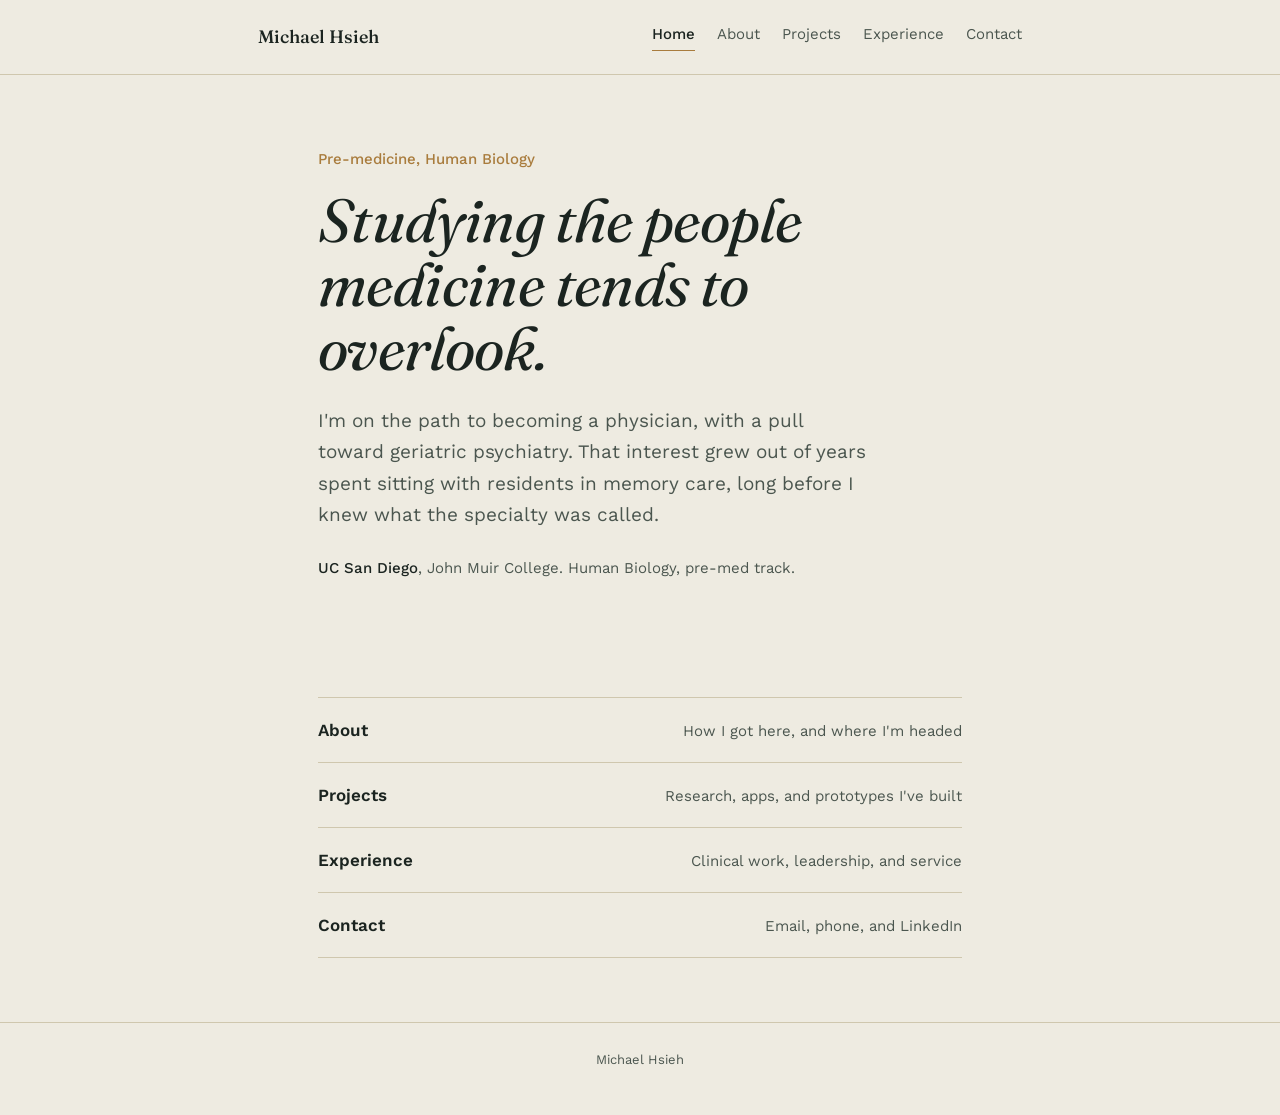
<file: index.html>
<!DOCTYPE html>
<html lang="en">
<head>
<meta charset="UTF-8">
<meta name="viewport" content="width=device-width, initial-scale=1.0">
<title>Michael Hsieh</title>
<meta name="description" content="Michael Hsieh, Human Biology student at UC San Diego on the pre-medicine track, with an interest in geriatric psychiatry.">
<link rel="preconnect" href="https://fonts.googleapis.com">
<link rel="preconnect" href="https://fonts.gstatic.com" crossorigin>
<link href="https://fonts.googleapis.com/css2?family=Fraunces:ital,opsz,wght@0,9..144,300;0,9..144,400;0,9..144,500;0,9..144,600;1,9..144,400&family=Work+Sans:wght@400;500;600&display=swap" rel="stylesheet">
<link rel="stylesheet" href="style.css">
</head>
<body>

<header class="topbar">
  <div class="inner">
    <a class="mark" href="index.html">Michael Hsieh</a>
    <nav class="tabs">
      <a href="index.html" class="active">Home</a>
      <a href="about.html">About</a>
      <a href="projects.html">Projects</a>
      <a href="experience.html">Experience</a>
      <a href="contact.html">Contact</a>
    </nav>
  </div>
</header>

<main class="wrap">

  <div class="hero">
    <p class="eyebrow">Pre-medicine, Human Biology</p>
    <h1>Studying the people<br>medicine tends to overlook.</h1>
    <p class="lede">I'm on the path to becoming a physician, with a pull toward geriatric psychiatry. That interest grew out of years spent sitting with residents in memory care, long before I knew what the specialty was called.</p>
    <p class="where"><strong>UC San Diego</strong>, John Muir College. Human Biology, pre-med track.</p>
  </div>

  <div class="jump">
    <a href="about.html"><strong>About</strong><span>How I got here, and where I'm headed</span></a>
    <a href="projects.html"><strong>Projects</strong><span>Research, apps, and prototypes I've built</span></a>
    <a href="experience.html"><strong>Experience</strong><span>Clinical work, leadership, and service</span></a>
    <a href="contact.html"><strong>Contact</strong><span>Email, phone, and LinkedIn</span></a>
  </div>

</main>

<footer>Michael Hsieh</footer>

</body>
</html>
</file>
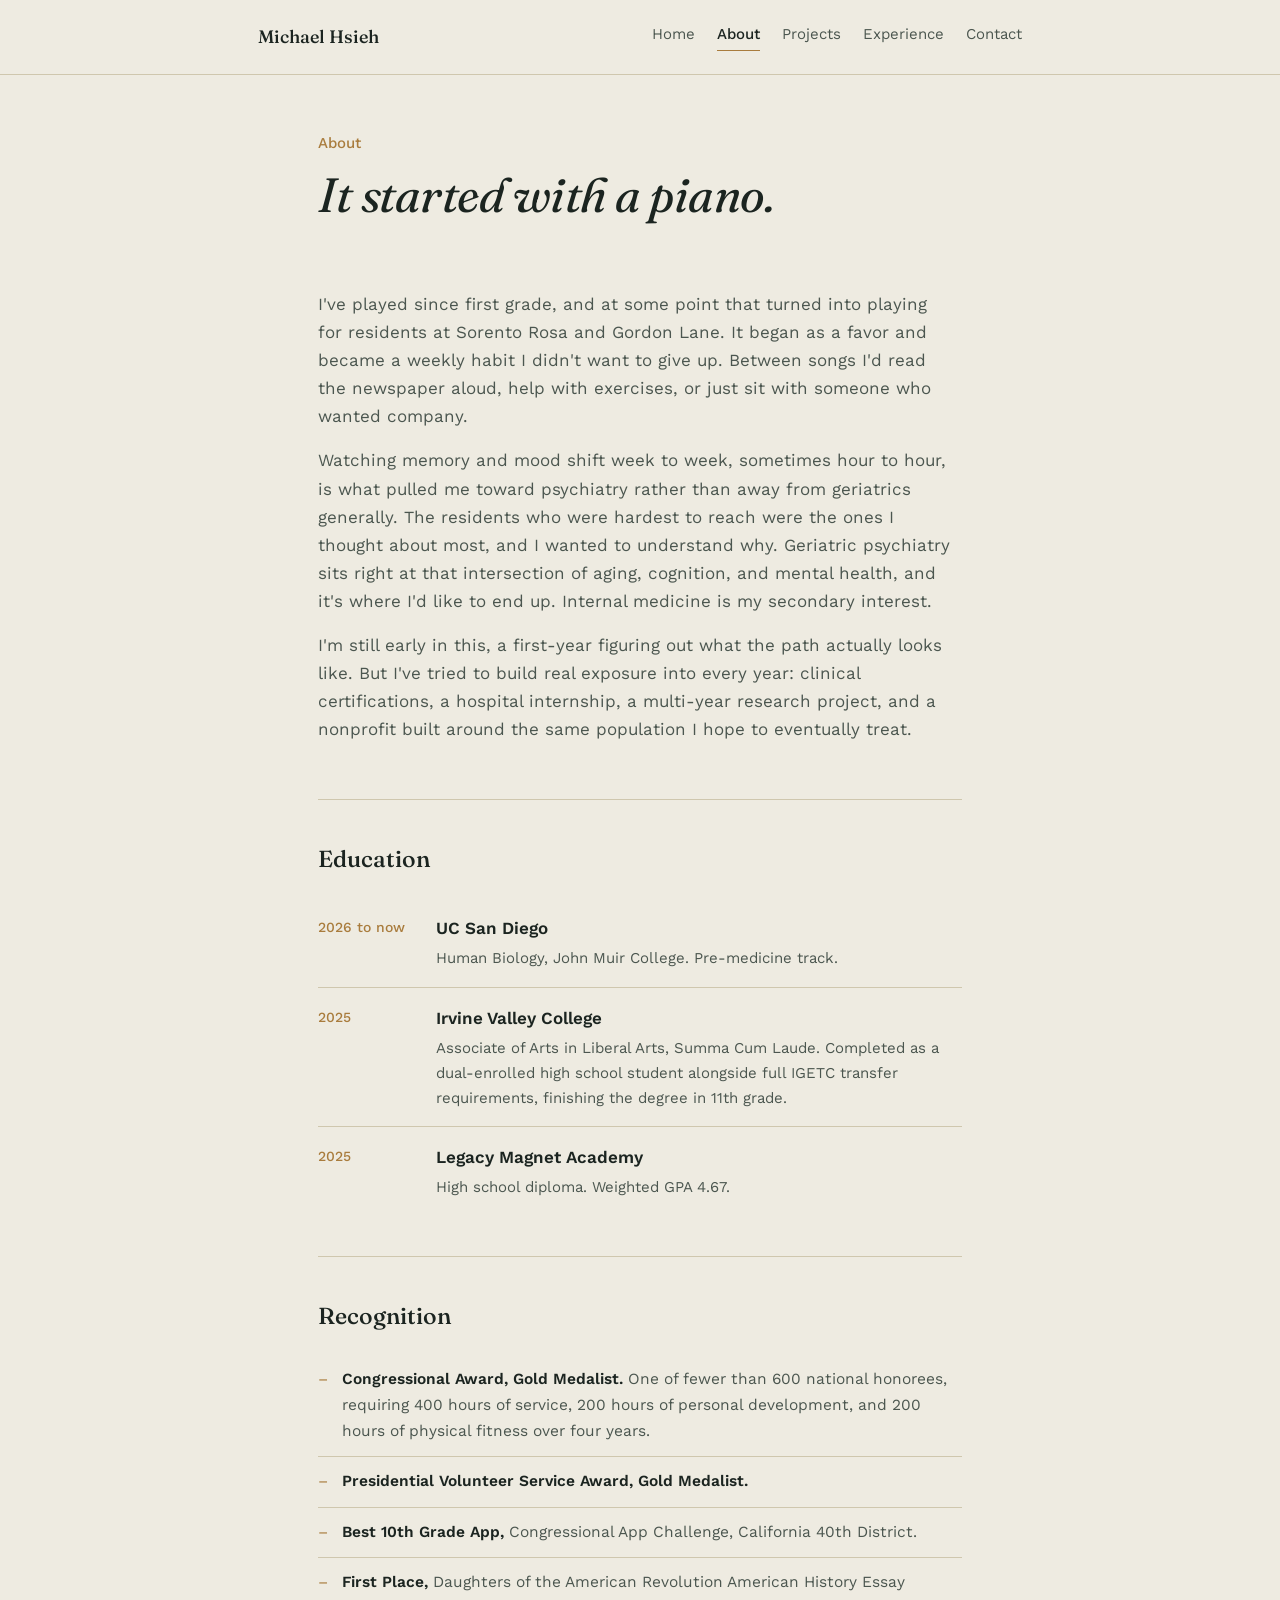
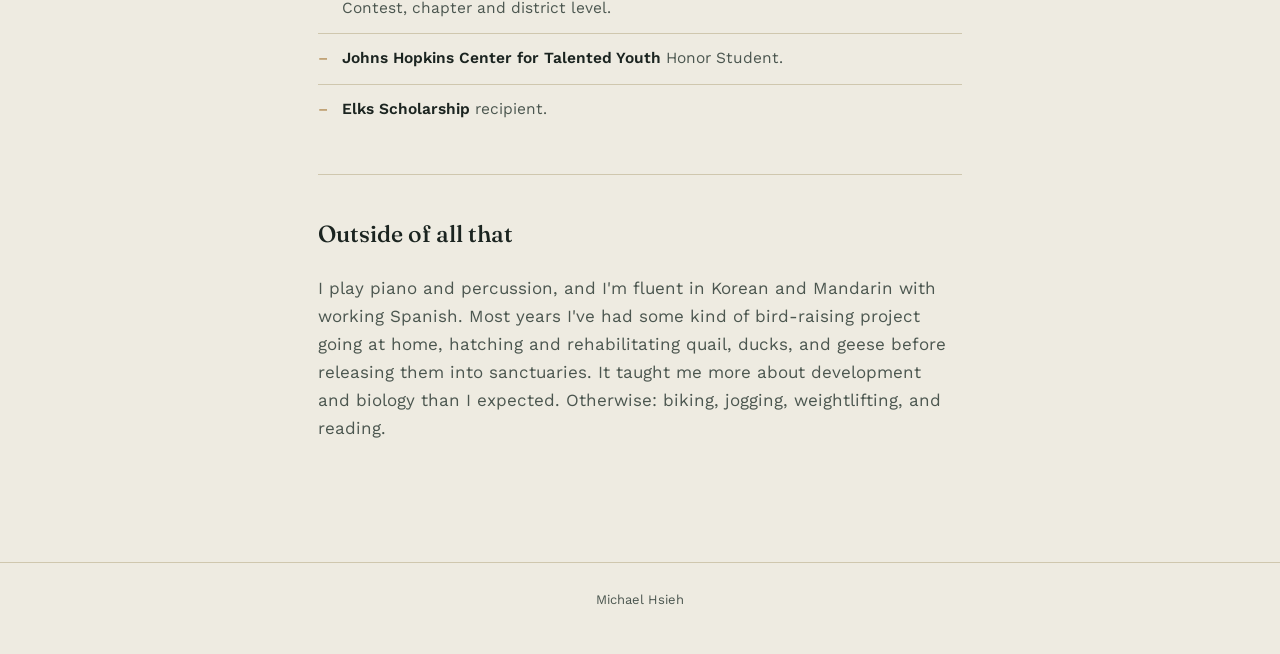
<file: about.html>
<!DOCTYPE html>
<html lang="en">
<head>
<meta charset="UTF-8">
<meta name="viewport" content="width=device-width, initial-scale=1.0">
<title>About | Michael Hsieh</title>
<meta name="description" content="About Michael Hsieh: education, background, and the path toward geriatric psychiatry.">
<link rel="preconnect" href="https://fonts.googleapis.com">
<link rel="preconnect" href="https://fonts.gstatic.com" crossorigin>
<link href="https://fonts.googleapis.com/css2?family=Fraunces:ital,opsz,wght@0,9..144,300;0,9..144,400;0,9..144,500;0,9..144,600;1,9..144,400&family=Work+Sans:wght@400;500;600&display=swap" rel="stylesheet">
<link rel="stylesheet" href="style.css">
</head>
<body>

<header class="topbar">
  <div class="inner">
    <a class="mark" href="index.html">Michael Hsieh</a>
    <nav class="tabs">
      <a href="index.html">Home</a>
      <a href="about.html" class="active">About</a>
      <a href="projects.html">Projects</a>
      <a href="experience.html">Experience</a>
      <a href="contact.html">Contact</a>
    </nav>
  </div>
</header>

<main class="wrap">

  <div class="page-head">
    <p class="eyebrow">About</p>
    <h1>It started with a piano.</h1>
  </div>

  <section>
    <p>I've played since first grade, and at some point that turned into playing for residents at Sorento Rosa and Gordon Lane. It began as a favor and became a weekly habit I didn't want to give up. Between songs I'd read the newspaper aloud, help with exercises, or just sit with someone who wanted company.</p>
    <p>Watching memory and mood shift week to week, sometimes hour to hour, is what pulled me toward psychiatry rather than away from geriatrics generally. The residents who were hardest to reach were the ones I thought about most, and I wanted to understand why. Geriatric psychiatry sits right at that intersection of aging, cognition, and mental health, and it's where I'd like to end up. Internal medicine is my secondary interest.</p>
    <p>I'm still early in this, a first-year figuring out what the path actually looks like. But I've tried to build real exposure into every year: clinical certifications, a hospital internship, a multi-year research project, and a nonprofit built around the same population I hope to eventually treat.</p>
  </section>

  <section>
    <h2>Education</h2>
    <div class="edu-item">
      <div class="when">2026 to now</div>
      <div>
        <h3>UC San Diego</h3>
        <p>Human Biology, John Muir College. Pre-medicine track.</p>
      </div>
    </div>
    <div class="edu-item">
      <div class="when">2025</div>
      <div>
        <h3>Irvine Valley College</h3>
        <p>Associate of Arts in Liberal Arts, Summa Cum Laude. Completed as a dual-enrolled high school student alongside full IGETC transfer requirements, finishing the degree in 11th grade.</p>
      </div>
    </div>
    <div class="edu-item">
      <div class="when">2025</div>
      <div>
        <h3>Legacy Magnet Academy</h3>
        <p>High school diploma. Weighted GPA 4.67.</p>
      </div>
    </div>
  </section>

  <section>
    <h2>Recognition</h2>
    <ul class="plain">
      <li><span class="dot">&ndash;</span><span><strong>Congressional Award, Gold Medalist.</strong> One of fewer than 600 national honorees, requiring 400 hours of service, 200 hours of personal development, and 200 hours of physical fitness over four years.</span></li>
      <li><span class="dot">&ndash;</span><span><strong>Presidential Volunteer Service Award, Gold Medalist.</strong></span></li>
      <li><span class="dot">&ndash;</span><span><strong>Best 10th Grade App,</strong> Congressional App Challenge, California 40th District.</span></li>
      <li><span class="dot">&ndash;</span><span><strong>First Place,</strong> Daughters of the American Revolution American History Essay Contest, chapter and district level.</span></li>
      <li><span class="dot">&ndash;</span><span><strong>Johns Hopkins Center for Talented Youth</strong> Honor Student.</span></li>
      <li><span class="dot">&ndash;</span><span><strong>Elks Scholarship</strong> recipient.</span></li>
    </ul>
  </section>

  <section>
    <h2>Outside of all that</h2>
    <p>I play piano and percussion, and I'm fluent in Korean and Mandarin with working Spanish. Most years I've had some kind of bird-raising project going at home, hatching and rehabilitating quail, ducks, and geese before releasing them into sanctuaries. It taught me more about development and biology than I expected. Otherwise: biking, jogging, weightlifting, and reading.</p>
  </section>

</main>

<footer>Michael Hsieh</footer>

</body>
</html>
</file>
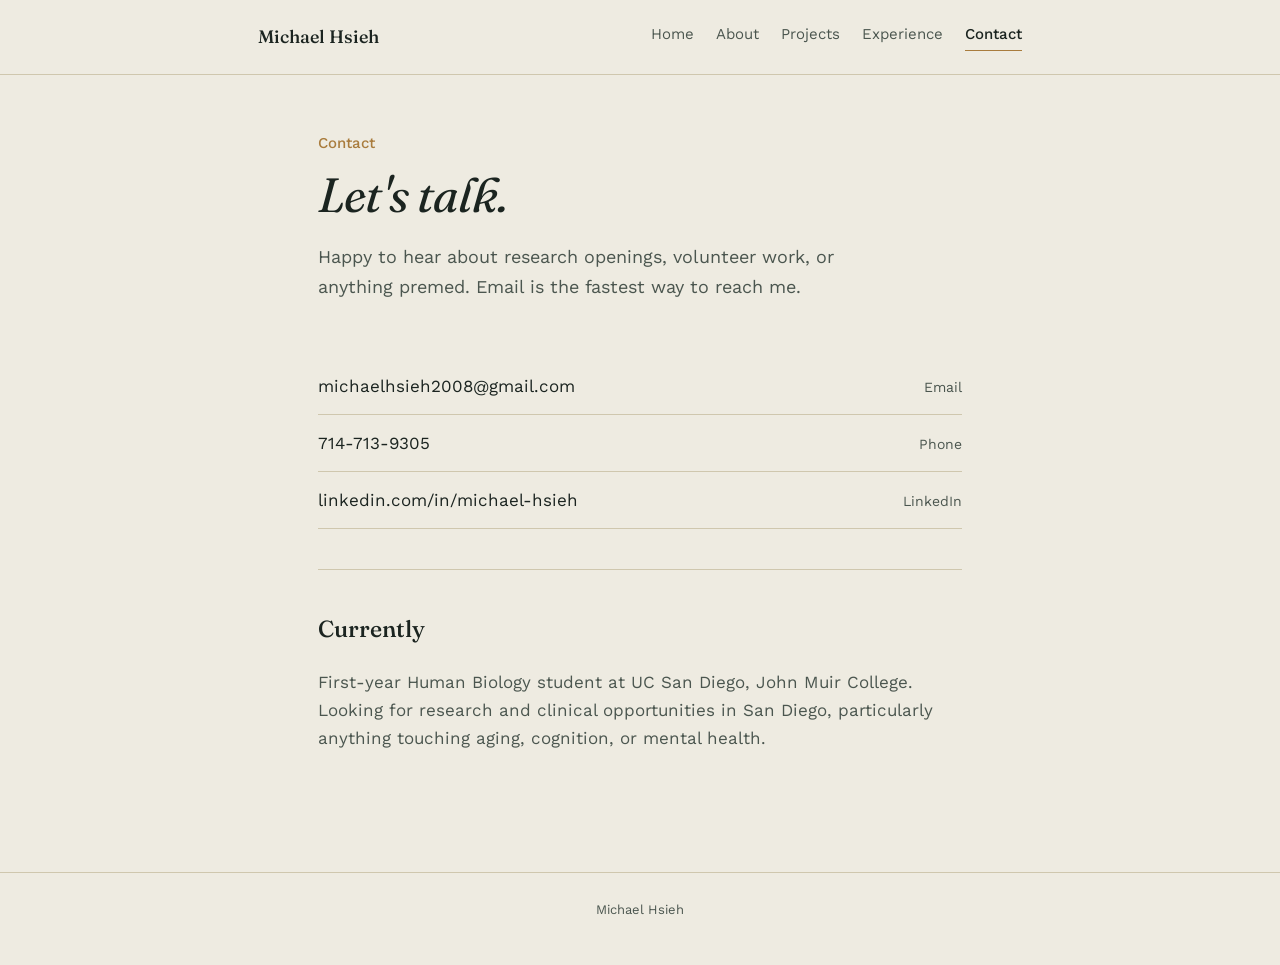
<file: contact.html>
<!DOCTYPE html>
<html lang="en">
<head>
<meta charset="UTF-8">
<meta name="viewport" content="width=device-width, initial-scale=1.0">
<title>Contact | Michael Hsieh</title>
<meta name="description" content="Get in touch with Michael Hsieh by email, phone, or LinkedIn.">
<link rel="preconnect" href="https://fonts.googleapis.com">
<link rel="preconnect" href="https://fonts.gstatic.com" crossorigin>
<link href="https://fonts.googleapis.com/css2?family=Fraunces:ital,opsz,wght@0,9..144,300;0,9..144,400;0,9..144,500;0,9..144,600;1,9..144,400&family=Work+Sans:wght@400;500;600&display=swap" rel="stylesheet">
<link rel="stylesheet" href="style.css">
</head>
<body>

<header class="topbar">
  <div class="inner">
    <a class="mark" href="index.html">Michael Hsieh</a>
    <nav class="tabs">
      <a href="index.html">Home</a>
      <a href="about.html">About</a>
      <a href="projects.html">Projects</a>
      <a href="experience.html">Experience</a>
      <a href="contact.html" class="active">Contact</a>
    </nav>
  </div>
</header>

<main class="wrap">

  <div class="page-head">
    <p class="eyebrow">Contact</p>
    <h1>Let's talk.</h1>
    <p>Happy to hear about research openings, volunteer work, or anything premed. Email is the fastest way to reach me.</p>
  </div>

  <section>
    <div class="links">
      <a href="mailto:michaelhsieh2008@gmail.com">michaelhsieh2008@gmail.com <span class="label">Email</span></a>
      <a href="tel:+17147139305">714-713-9305 <span class="label">Phone</span></a>
      <a href="https://www.linkedin.com/in/michael-hsieh-83712a250" target="_blank" rel="noopener">linkedin.com/in/michael-hsieh <span class="label">LinkedIn</span></a>
    </div>
  </section>

  <section>
    <h2>Currently</h2>
    <p>First-year Human Biology student at UC San Diego, John Muir College. Looking for research and clinical opportunities in San Diego, particularly anything touching aging, cognition, or mental health.</p>
  </section>

</main>

<footer>Michael Hsieh</footer>

</body>
</html>
</file>
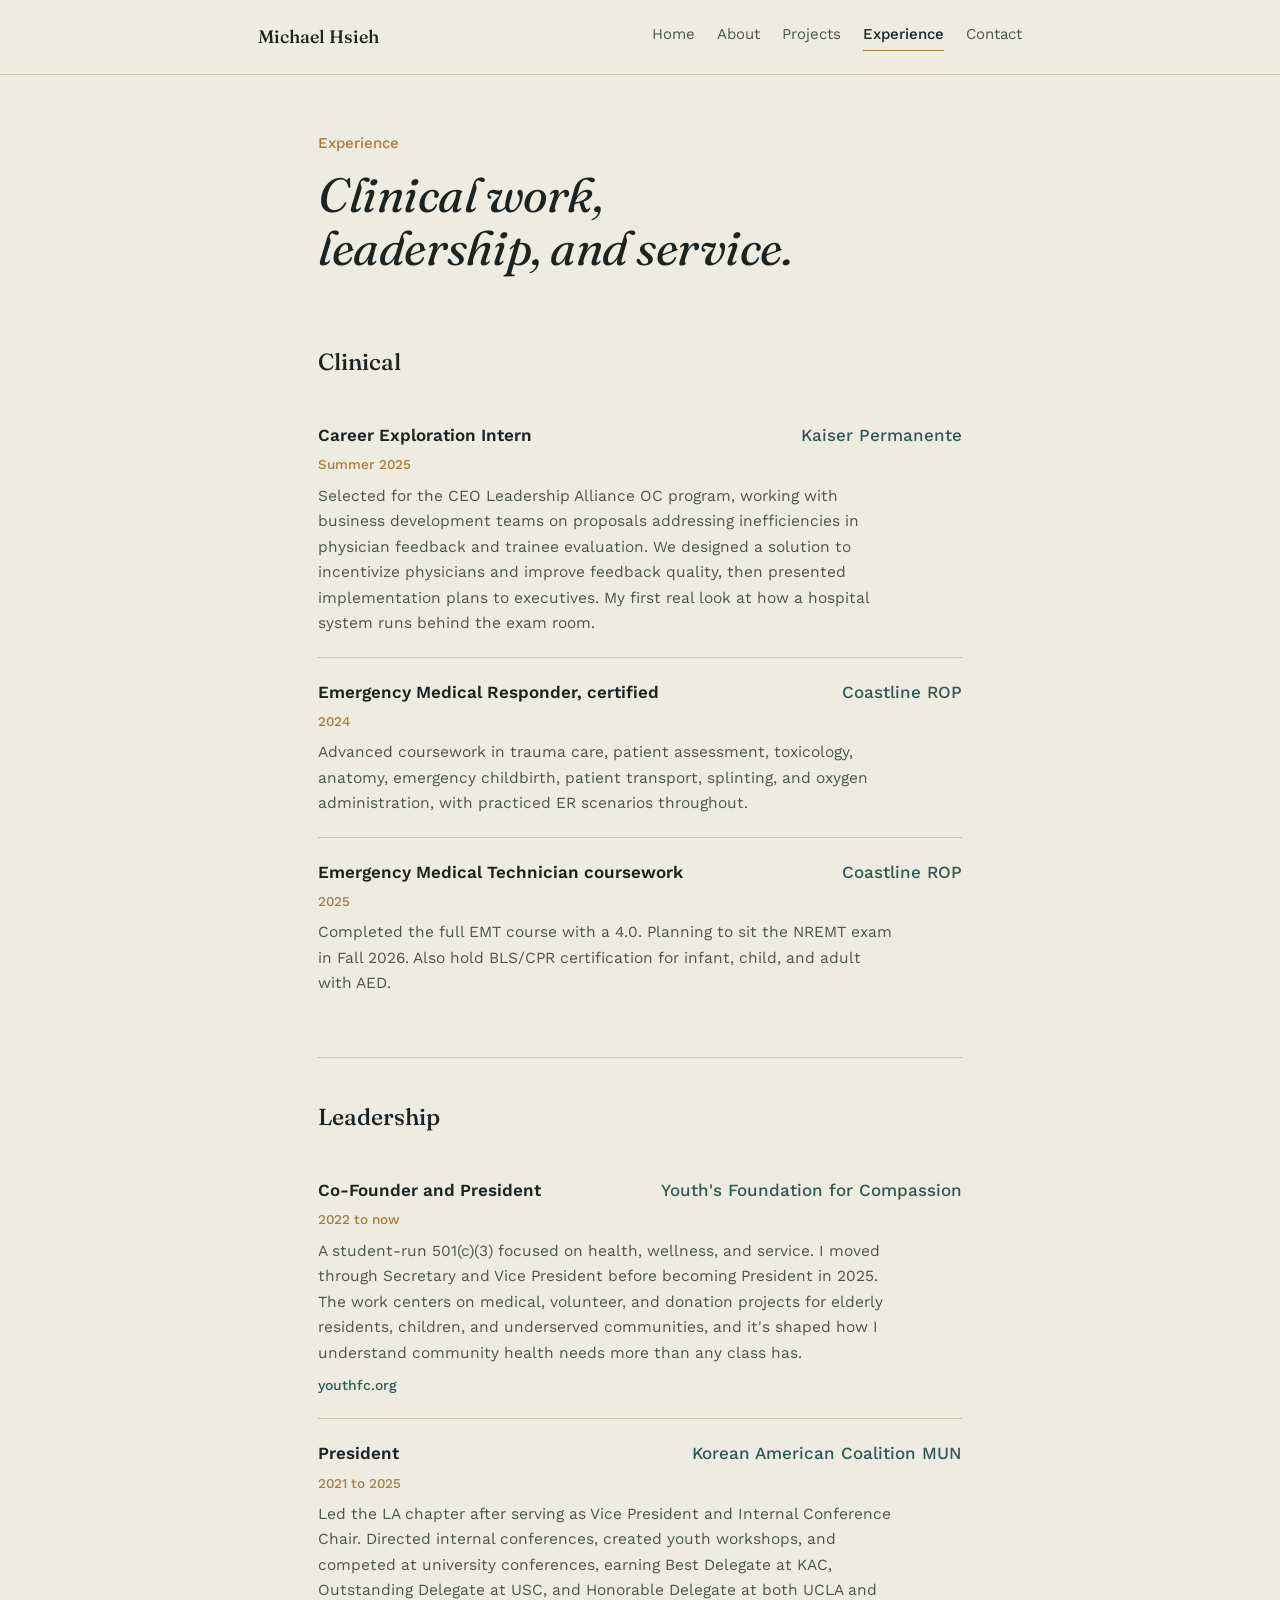
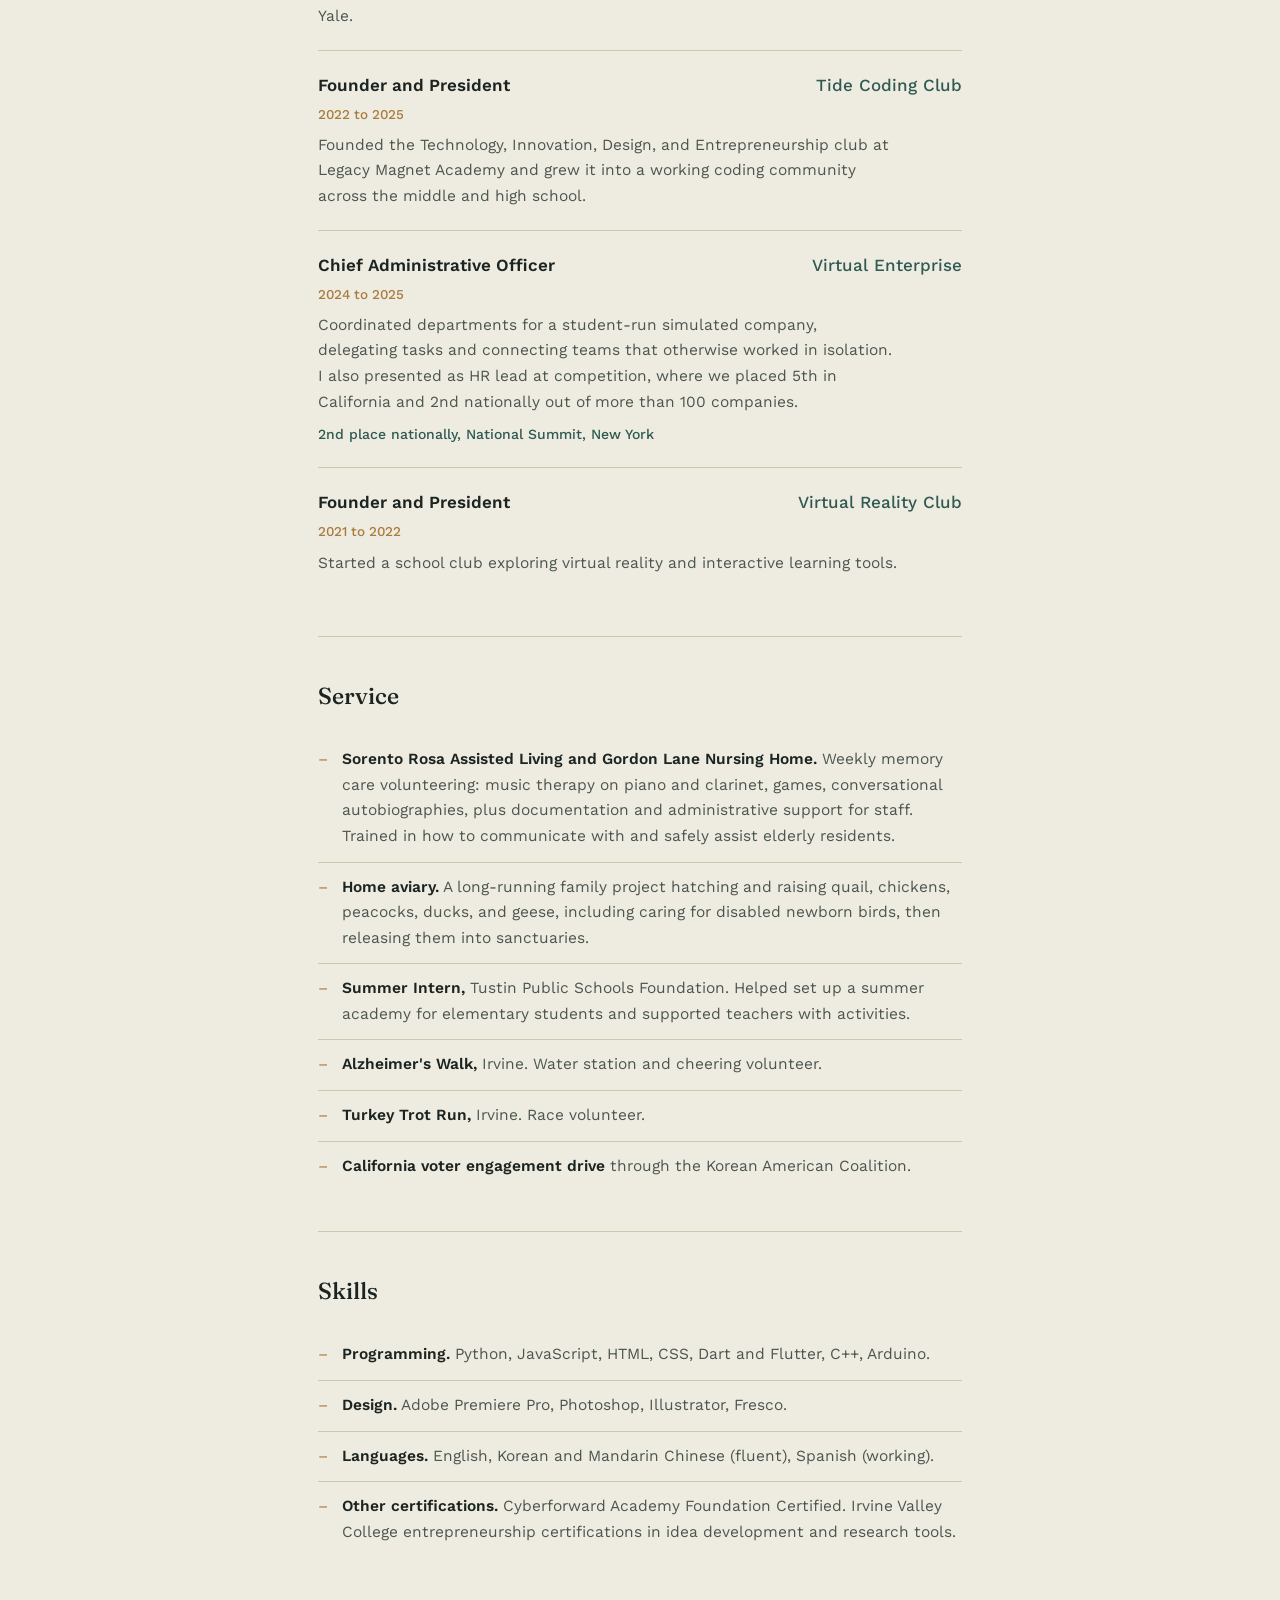
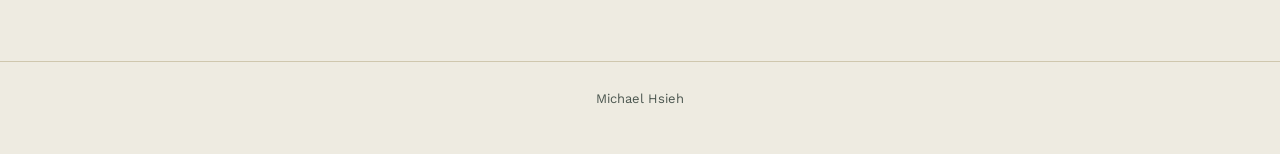
<file: experience.html>
<!DOCTYPE html>
<html lang="en">
<head>
<meta charset="UTF-8">
<meta name="viewport" content="width=device-width, initial-scale=1.0">
<title>Experience | Michael Hsieh</title>
<meta name="description" content="Clinical experience, leadership roles, certifications, and community service of Michael Hsieh.">
<link rel="preconnect" href="https://fonts.googleapis.com">
<link rel="preconnect" href="https://fonts.gstatic.com" crossorigin>
<link href="https://fonts.googleapis.com/css2?family=Fraunces:ital,opsz,wght@0,9..144,300;0,9..144,400;0,9..144,500;0,9..144,600;1,9..144,400&family=Work+Sans:wght@400;500;600&display=swap" rel="stylesheet">
<link rel="stylesheet" href="style.css">
</head>
<body>

<header class="topbar">
  <div class="inner">
    <a class="mark" href="index.html">Michael Hsieh</a>
    <nav class="tabs">
      <a href="index.html">Home</a>
      <a href="about.html">About</a>
      <a href="projects.html">Projects</a>
      <a href="experience.html" class="active">Experience</a>
      <a href="contact.html">Contact</a>
    </nav>
  </div>
</header>

<main class="wrap">

  <div class="page-head">
    <p class="eyebrow">Experience</p>
    <h1>Clinical work,<br>leadership, and service.</h1>
  </div>

  <section>
    <h2>Clinical</h2>

    <div class="entry">
      <h3><span class="role">Career Exploration Intern</span><span class="org">Kaiser Permanente</span></h3>
      <div class="when">Summer 2025</div>
      <p>Selected for the CEO Leadership Alliance OC program, working with business development teams on proposals addressing inefficiencies in physician feedback and trainee evaluation. We designed a solution to incentivize physicians and improve feedback quality, then presented implementation plans to executives. My first real look at how a hospital system runs behind the exam room.</p>
    </div>

    <div class="entry">
      <h3><span class="role">Emergency Medical Responder, certified</span><span class="org">Coastline ROP</span></h3>
      <div class="when">2024</div>
      <p>Advanced coursework in trauma care, patient assessment, toxicology, anatomy, emergency childbirth, patient transport, splinting, and oxygen administration, with practiced ER scenarios throughout.</p>
    </div>

    <div class="entry">
      <h3><span class="role">Emergency Medical Technician coursework</span><span class="org">Coastline ROP</span></h3>
      <div class="when">2025</div>
      <p>Completed the full EMT course with a 4.0. Planning to sit the NREMT exam in Fall 2026. Also hold BLS/CPR certification for infant, child, and adult with AED.</p>
    </div>
  </section>

  <section>
    <h2>Leadership</h2>

    <div class="entry">
      <h3><span class="role">Co-Founder and President</span><span class="org">Youth's Foundation for Compassion</span></h3>
      <div class="when">2022 to now</div>
      <p>A student-run 501(c)(3) focused on health, wellness, and service. I moved through Secretary and Vice President before becoming President in 2025. The work centers on medical, volunteer, and donation projects for elderly residents, children, and underserved communities, and it's shaped how I understand community health needs more than any class has.</p>
      <span class="stat">youthfc.org</span>
    </div>

    <div class="entry">
      <h3><span class="role">President</span><span class="org">Korean American Coalition MUN</span></h3>
      <div class="when">2021 to 2025</div>
      <p>Led the LA chapter after serving as Vice President and Internal Conference Chair. Directed internal conferences, created youth workshops, and competed at university conferences, earning Best Delegate at KAC, Outstanding Delegate at USC, and Honorable Delegate at both UCLA and Yale.</p>
    </div>

    <div class="entry">
      <h3><span class="role">Founder and President</span><span class="org">Tide Coding Club</span></h3>
      <div class="when">2022 to 2025</div>
      <p>Founded the Technology, Innovation, Design, and Entrepreneurship club at Legacy Magnet Academy and grew it into a working coding community across the middle and high school.</p>
    </div>

    <div class="entry">
      <h3><span class="role">Chief Administrative Officer</span><span class="org">Virtual Enterprise</span></h3>
      <div class="when">2024 to 2025</div>
      <p>Coordinated departments for a student-run simulated company, delegating tasks and connecting teams that otherwise worked in isolation. I also presented as HR lead at competition, where we placed 5th in California and 2nd nationally out of more than 100 companies.</p>
      <span class="stat">2nd place nationally, National Summit, New York</span>
    </div>

    <div class="entry">
      <h3><span class="role">Founder and President</span><span class="org">Virtual Reality Club</span></h3>
      <div class="when">2021 to 2022</div>
      <p>Started a school club exploring virtual reality and interactive learning tools.</p>
    </div>
  </section>

  <section>
    <h2>Service</h2>
    <ul class="plain">
      <li><span class="dot">&ndash;</span><span><strong>Sorento Rosa Assisted Living and Gordon Lane Nursing Home.</strong> Weekly memory care volunteering: music therapy on piano and clarinet, games, conversational autobiographies, plus documentation and administrative support for staff. Trained in how to communicate with and safely assist elderly residents.</span></li>
      <li><span class="dot">&ndash;</span><span><strong>Home aviary.</strong> A long-running family project hatching and raising quail, chickens, peacocks, ducks, and geese, including caring for disabled newborn birds, then releasing them into sanctuaries.</span></li>
      <li><span class="dot">&ndash;</span><span><strong>Summer Intern,</strong> Tustin Public Schools Foundation. Helped set up a summer academy for elementary students and supported teachers with activities.</span></li>
      <li><span class="dot">&ndash;</span><span><strong>Alzheimer's Walk,</strong> Irvine. Water station and cheering volunteer.</span></li>
      <li><span class="dot">&ndash;</span><span><strong>Turkey Trot Run,</strong> Irvine. Race volunteer.</span></li>
      <li><span class="dot">&ndash;</span><span><strong>California voter engagement drive</strong> through the Korean American Coalition.</span></li>
    </ul>
  </section>

  <section>
    <h2>Skills</h2>
    <ul class="plain">
      <li><span class="dot">&ndash;</span><span><strong>Programming.</strong> Python, JavaScript, HTML, CSS, Dart and Flutter, C++, Arduino.</span></li>
      <li><span class="dot">&ndash;</span><span><strong>Design.</strong> Adobe Premiere Pro, Photoshop, Illustrator, Fresco.</span></li>
      <li><span class="dot">&ndash;</span><span><strong>Languages.</strong> English, Korean and Mandarin Chinese (fluent), Spanish (working).</span></li>
      <li><span class="dot">&ndash;</span><span><strong>Other certifications.</strong> Cyberforward Academy Foundation Certified. Irvine Valley College entrepreneurship certifications in idea development and research tools.</span></li>
    </ul>
  </section>

</main>

<footer>Michael Hsieh</footer>

</body>
</html>
</file>
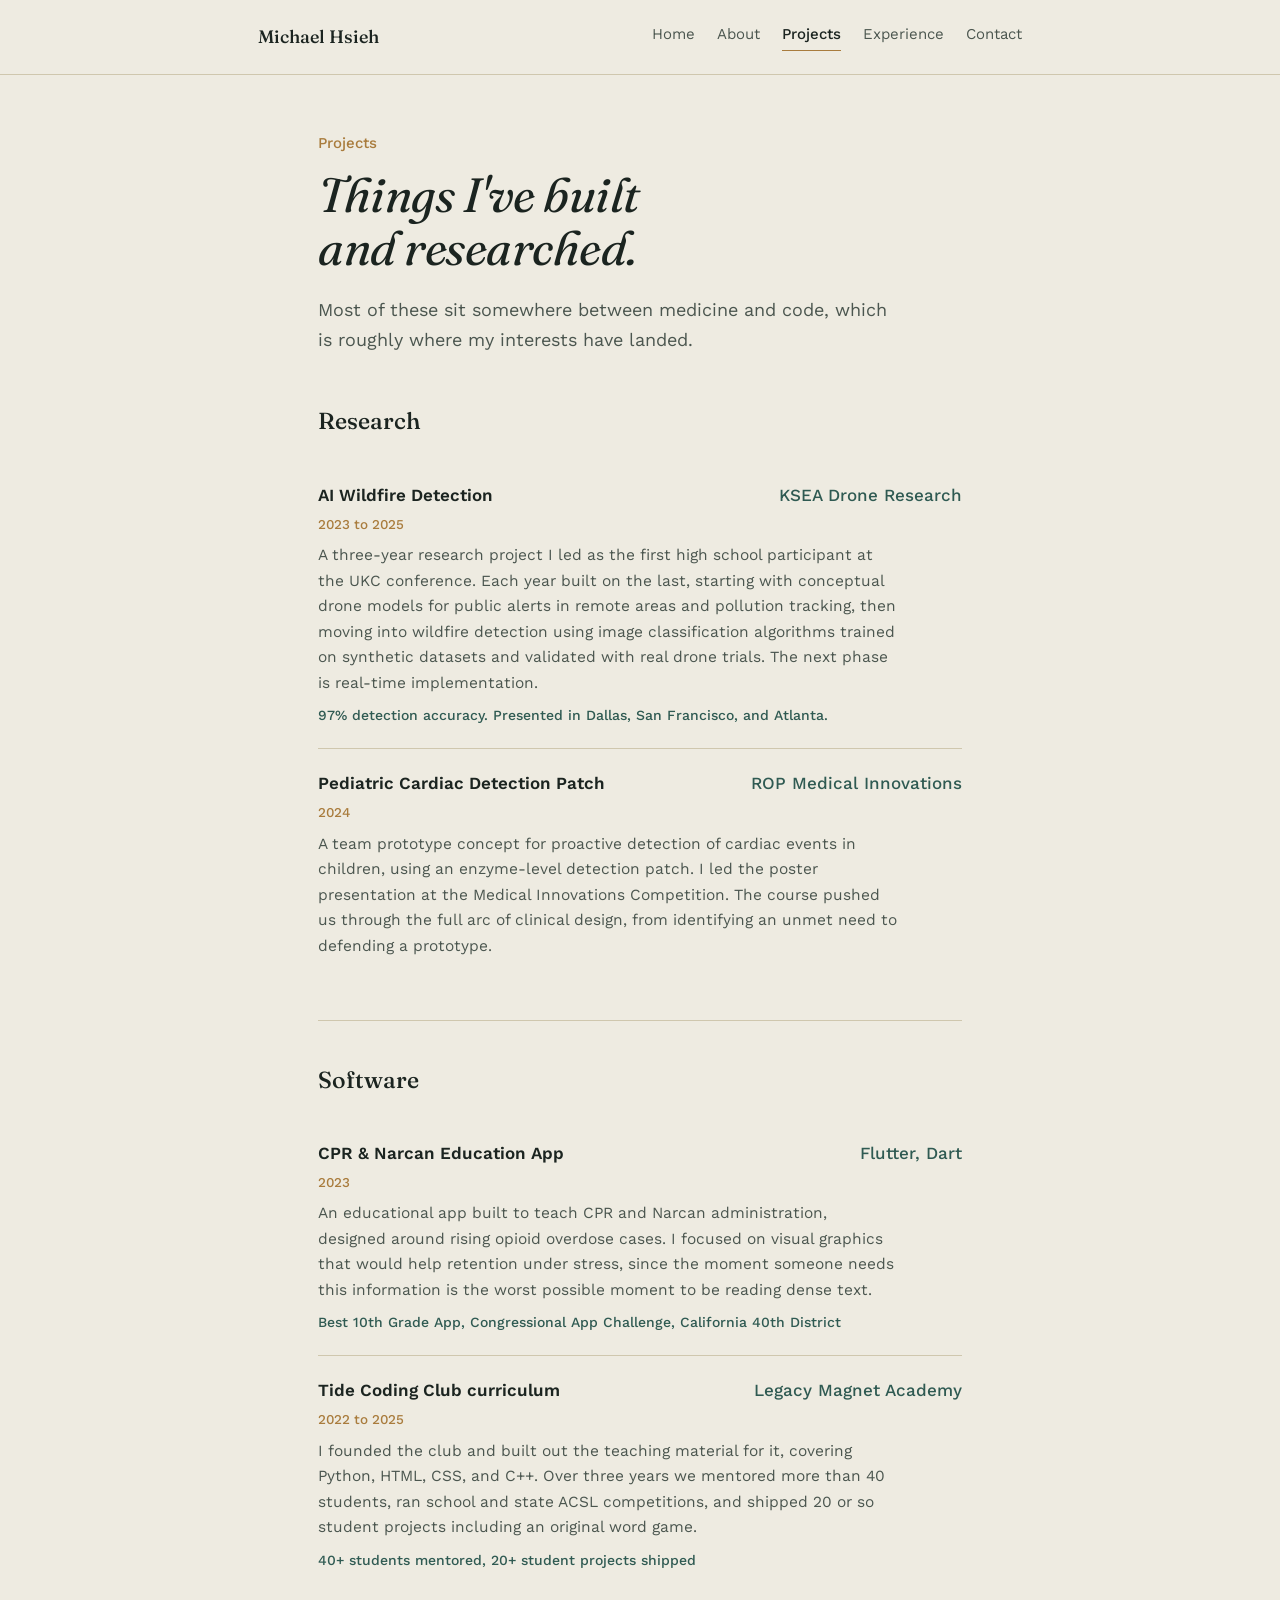
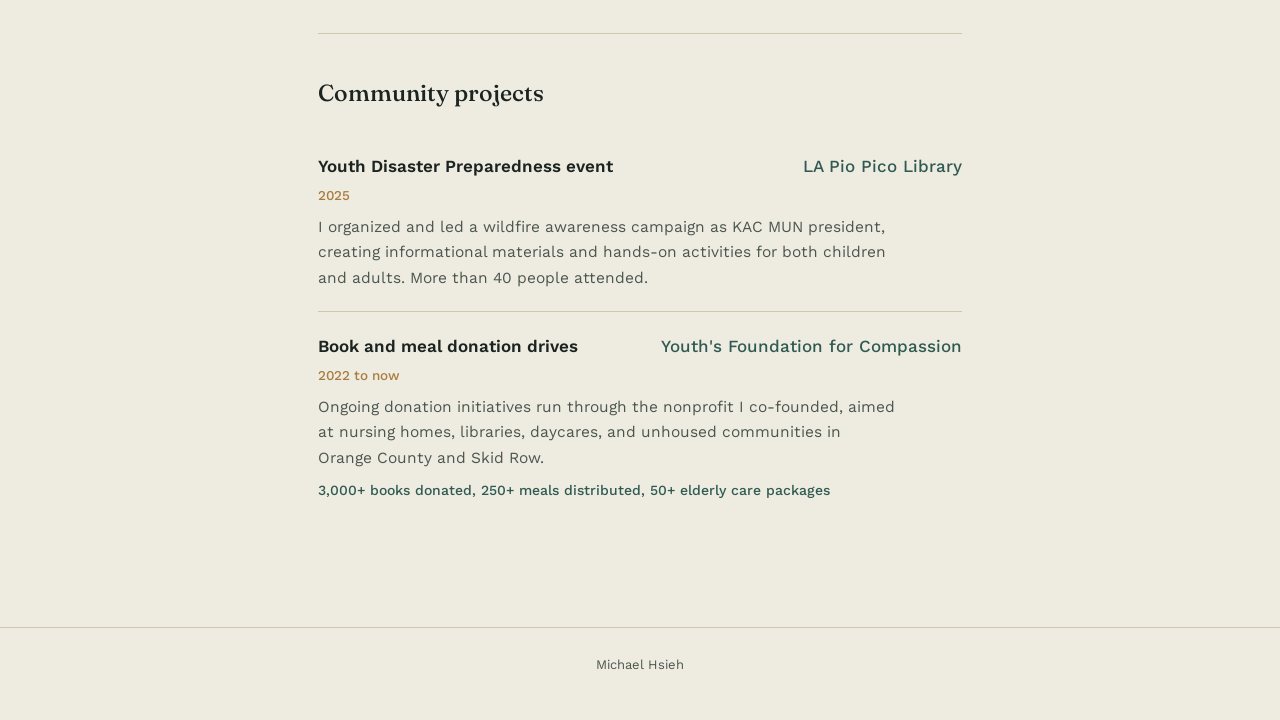
<file: projects.html>
<!DOCTYPE html>
<html lang="en">
<head>
<meta charset="UTF-8">
<meta name="viewport" content="width=device-width, initial-scale=1.0">
<title>Projects | Michael Hsieh</title>
<meta name="description" content="Research, applications, and prototypes built by Michael Hsieh, including AI wildfire detection and a CPR education app.">
<link rel="preconnect" href="https://fonts.googleapis.com">
<link rel="preconnect" href="https://fonts.gstatic.com" crossorigin>
<link href="https://fonts.googleapis.com/css2?family=Fraunces:ital,opsz,wght@0,9..144,300;0,9..144,400;0,9..144,500;0,9..144,600;1,9..144,400&family=Work+Sans:wght@400;500;600&display=swap" rel="stylesheet">
<link rel="stylesheet" href="style.css">
</head>
<body>

<header class="topbar">
  <div class="inner">
    <a class="mark" href="index.html">Michael Hsieh</a>
    <nav class="tabs">
      <a href="index.html">Home</a>
      <a href="about.html">About</a>
      <a href="projects.html" class="active">Projects</a>
      <a href="experience.html">Experience</a>
      <a href="contact.html">Contact</a>
    </nav>
  </div>
</header>

<main class="wrap">

  <div class="page-head">
    <p class="eyebrow">Projects</p>
    <h1>Things I've built<br>and researched.</h1>
    <p>Most of these sit somewhere between medicine and code, which is roughly where my interests have landed.</p>
  </div>

  <section>
    <h2>Research</h2>

    <div class="entry">
      <h3><span class="role">AI Wildfire Detection</span><span class="org">KSEA Drone Research</span></h3>
      <div class="when">2023 to 2025</div>
      <p>A three-year research project I led as the first high school participant at the UKC conference. Each year built on the last, starting with conceptual drone models for public alerts in remote areas and pollution tracking, then moving into wildfire detection using image classification algorithms trained on synthetic datasets and validated with real drone trials. The next phase is real-time implementation.</p>
      <span class="stat">97% detection accuracy. Presented in Dallas, San Francisco, and Atlanta.</span>
    </div>

    <div class="entry">
      <h3><span class="role">Pediatric Cardiac Detection Patch</span><span class="org">ROP Medical Innovations</span></h3>
      <div class="when">2024</div>
      <p>A team prototype concept for proactive detection of cardiac events in children, using an enzyme-level detection patch. I led the poster presentation at the Medical Innovations Competition. The course pushed us through the full arc of clinical design, from identifying an unmet need to defending a prototype.</p>
    </div>
  </section>

  <section>
    <h2>Software</h2>

    <div class="entry">
      <h3><span class="role">CPR &amp; Narcan Education App</span><span class="org">Flutter, Dart</span></h3>
      <div class="when">2023</div>
      <p>An educational app built to teach CPR and Narcan administration, designed around rising opioid overdose cases. I focused on visual graphics that would help retention under stress, since the moment someone needs this information is the worst possible moment to be reading dense text.</p>
      <span class="stat">Best 10th Grade App, Congressional App Challenge, California 40th District</span>
    </div>

    <div class="entry">
      <h3><span class="role">Tide Coding Club curriculum</span><span class="org">Legacy Magnet Academy</span></h3>
      <div class="when">2022 to 2025</div>
      <p>I founded the club and built out the teaching material for it, covering Python, HTML, CSS, and C++. Over three years we mentored more than 40 students, ran school and state ACSL competitions, and shipped 20 or so student projects including an original word game.</p>
      <span class="stat">40+ students mentored, 20+ student projects shipped</span>
    </div>
  </section>

  <section>
    <h2>Community projects</h2>

    <div class="entry">
      <h3><span class="role">Youth Disaster Preparedness event</span><span class="org">LA Pio Pico Library</span></h3>
      <div class="when">2025</div>
      <p>I organized and led a wildfire awareness campaign as KAC MUN president, creating informational materials and hands-on activities for both children and adults. More than 40 people attended.</p>
    </div>

    <div class="entry">
      <h3><span class="role">Book and meal donation drives</span><span class="org">Youth's Foundation for Compassion</span></h3>
      <div class="when">2022 to now</div>
      <p>Ongoing donation initiatives run through the nonprofit I co-founded, aimed at nursing homes, libraries, daycares, and unhoused communities in Orange County and Skid Row.</p>
      <span class="stat">3,000+ books donated, 250+ meals distributed, 50+ elderly care packages</span>
    </div>
  </section>

</main>

<footer>Michael Hsieh</footer>

</body>
</html>
</file>
<file: style.css>
:root{
  --bg:#EEEBE1;
  --ink:#1B2420;
  --ink-soft:#4B564F;
  --gold:#A97C3D;
  --teal:#2F5A52;
  --rule:#CFC7AE;
}

*{ box-sizing:border-box; }

body{
  margin:0;
  background:var(--bg);
  color:var(--ink);
  font-family:'Work Sans', sans-serif;
  font-size:17px;
  line-height:1.65;
  -webkit-font-smoothing:antialiased;
}

::selection{ background:var(--gold); color:#fff; }

a{ color:var(--teal); text-underline-offset:3px; }
a:hover{ color:var(--gold); }

.wrap{ max-width:700px; margin:0 auto; padding:0 28px; }

/* ---------- Navigation ---------- */
.topbar{
  border-bottom:1px solid var(--rule);
  background:var(--bg);
}
.topbar .inner{
  max-width:820px;
  margin:0 auto;
  padding:22px 28px;
  display:flex;
  justify-content:space-between;
  align-items:center;
  gap:20px;
  flex-wrap:wrap;
}
.topbar .mark{
  font-family:'Fraunces', serif;
  font-weight:500;
  font-size:18px;
  color:var(--ink);
  text-decoration:none;
}
.topbar .mark:hover{ color:var(--gold); }

nav.tabs{ display:flex; gap:22px; flex-wrap:wrap; }
nav.tabs a{
  font-size:15px;
  color:var(--ink-soft);
  text-decoration:none;
  padding-bottom:3px;
  border-bottom:1.5px solid transparent;
}
nav.tabs a:hover{ color:var(--gold); }
nav.tabs a.active{
  color:var(--ink);
  font-weight:500;
  border-bottom-color:var(--gold);
}

/* ---------- Page headings ---------- */
.page-head{ padding:56px 0 8px; }
.page-head .eyebrow{
  color:var(--gold);
  font-size:15px;
  font-weight:500;
  margin:0 0 14px;
}
.page-head h1{
  font-family:'Fraunces', serif;
  font-style:italic;
  font-weight:400;
  font-size:clamp(2.2rem, 5vw, 3rem);
  line-height:1.1;
  letter-spacing:-0.01em;
  margin:0 0 20px;
}
.page-head p{
  color:var(--ink-soft);
  font-size:18px;
  max-width:52ch;
  margin:0;
}

/* ---------- Home hero ---------- */
.hero{ padding:72px 0 60px; }
.hero .eyebrow{ color:var(--gold); font-size:15px; font-weight:500; margin:0 0 18px; }
.hero h1{
  font-family:'Fraunces', serif;
  font-style:italic;
  font-weight:400;
  font-size:clamp(2.5rem, 6vw, 3.8rem);
  line-height:1.05;
  letter-spacing:-0.01em;
  margin:0 0 24px;
}
.hero p.lede{ font-size:19px; color:var(--ink-soft); max-width:46ch; margin:0 0 26px; }
.hero .where{ font-size:15px; color:var(--ink-soft); margin:0; }
.hero .where strong{ color:var(--ink); font-weight:500; }

.jump{
  display:flex;
  flex-direction:column;
  border-top:1px solid var(--rule);
  margin-top:56px;
}
.jump a{
  display:flex;
  justify-content:space-between;
  align-items:baseline;
  gap:16px;
  padding:18px 0;
  border-bottom:1px solid var(--rule);
  text-decoration:none;
  color:var(--ink);
}
.jump a:hover{ color:var(--gold); }
.jump a strong{ font-weight:600; font-size:17px; }
.jump a span{ color:var(--ink-soft); font-size:15px; text-align:right; }

/* ---------- Sections ---------- */
section{ padding:40px 0; border-top:1px solid var(--rule); }
section:first-of-type{ border-top:none; }
section h2{
  font-family:'Fraunces', serif;
  font-weight:500;
  font-size:1.45rem;
  margin:0 0 20px;
}
section > p{ color:var(--ink-soft); margin:0 0 16px; max-width:58ch; }

/* ---------- Entries ---------- */
.entry{ padding:20px 0; border-bottom:1px solid var(--rule); }
.entry:last-child{ border-bottom:none; }
.entry h3{
  font-size:17px;
  font-weight:600;
  margin:0 0 4px;
  display:flex;
  justify-content:space-between;
  gap:12px;
  flex-wrap:wrap;
}
.entry h3 .org{ color:var(--teal); font-weight:500; }
.entry .when{ color:var(--gold); font-size:13.5px; font-weight:500; margin-bottom:8px; }
.entry p{ margin:0; color:var(--ink-soft); font-size:15.5px; max-width:58ch; }
.entry .stat{
  display:inline-block;
  margin-top:8px;
  font-size:14px;
  color:var(--teal);
  font-weight:500;
}

/* ---------- Education ---------- */
.edu-item{
  display:grid;
  grid-template-columns:100px 1fr;
  gap:18px;
  padding:16px 0;
  border-bottom:1px solid var(--rule);
}
.edu-item:last-child{ border-bottom:none; }
.edu-item .when{ color:var(--gold); font-size:14px; font-weight:500; padding-top:2px; }
.edu-item h3{ margin:0 0 4px; font-size:17px; font-weight:600; }
.edu-item p{ margin:0; color:var(--ink-soft); font-size:15px; }

/* ---------- Plain lists ---------- */
.plain{ list-style:none; padding:0; margin:0; }
.plain li{
  padding:12px 0;
  border-bottom:1px solid var(--rule);
  color:var(--ink-soft);
  font-size:15.5px;
  display:flex;
  gap:14px;
}
.plain li:last-child{ border-bottom:none; }
.plain li .dot{ color:var(--gold); flex:none; }
.plain li strong{ color:var(--ink); font-weight:600; }

/* ---------- Contact ---------- */
.links{ display:flex; flex-direction:column; gap:0; margin-top:8px; }
.links a{
  font-size:17px;
  text-decoration:none;
  color:var(--ink);
  border-bottom:1px solid var(--rule);
  padding:14px 0;
  display:flex;
  justify-content:space-between;
  align-items:baseline;
  gap:16px;
}
.links a .label{ color:var(--ink-soft); font-size:14px; }
.links a:hover{ color:var(--gold); }

/* ---------- Footer ---------- */
footer{
  border-top:1px solid var(--rule);
  margin-top:64px;
  padding:26px 28px 44px;
  text-align:center;
  font-size:13px;
  color:var(--ink-soft);
}

/* ---------- Responsive ---------- */
@media (max-width:560px){
  .topbar .inner{ padding:18px 22px; }
  nav.tabs{ gap:16px; }
  .edu-item{ grid-template-columns:1fr; gap:4px; }
  .hero{ padding-top:48px; }
  .page-head{ padding-top:40px; }
}

@media (prefers-reduced-motion:reduce){
  *{ animation:none !important; transition:none !important; }
}
</file>
